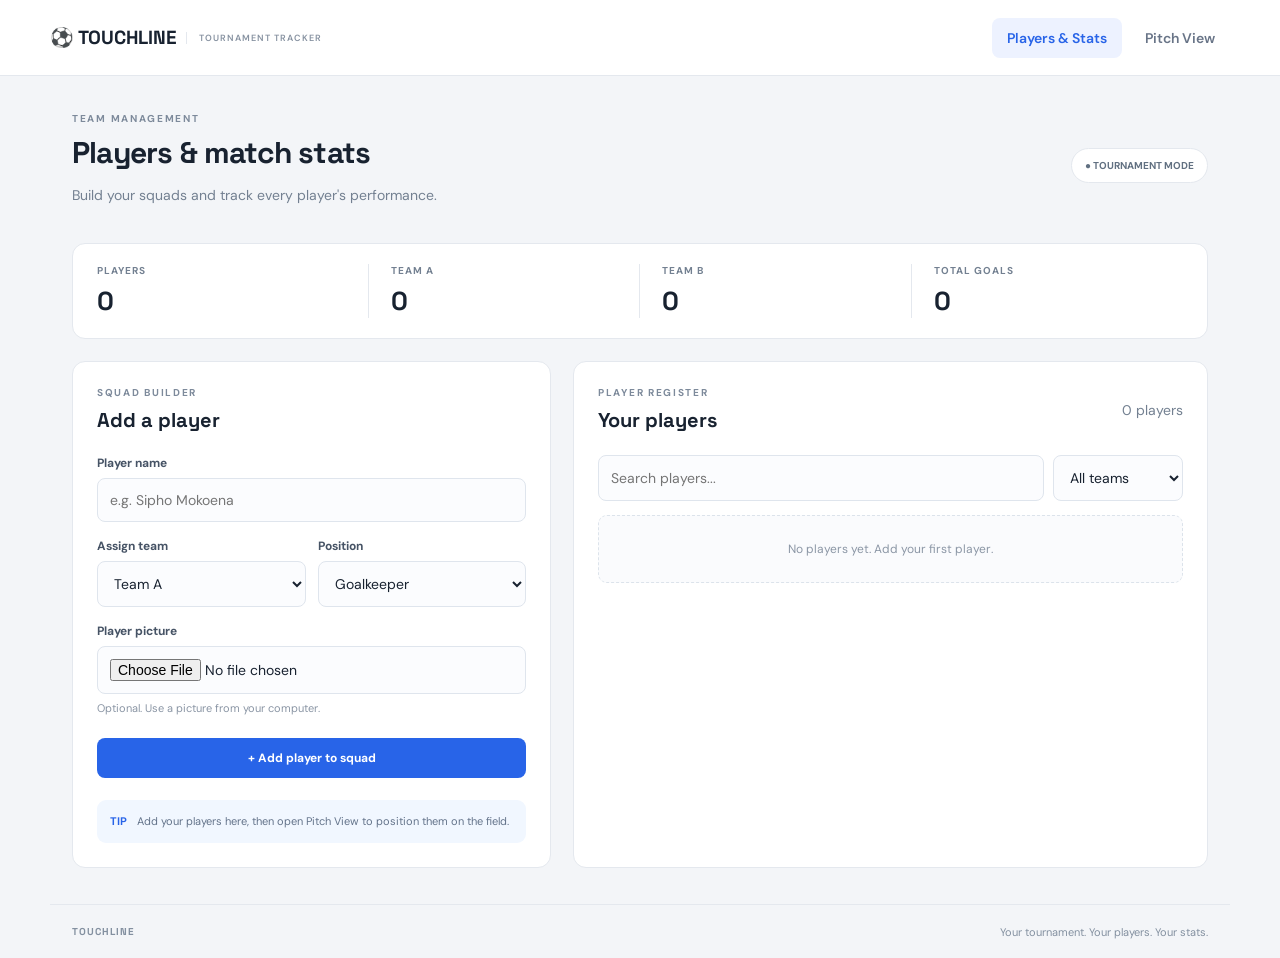
<file: index.html>
<!DOCTYPE html>
<html lang="en">
<head>
    <meta charset="UTF-8">
    <meta name="viewport" content="width=device-width, initial-scale=1.0">
    <title>Touchline | Squad Manager</title>
    <link rel="stylesheet" href="styles.css">
</head>
<body>
<header class="topbar">
    <a class="brand" href="index.html">⚽ TOUCHLINE <small>TOURNAMENT TRACKER</small></a>
    <nav>
        <a class="active" href="index.html">Players & Stats</a>
        <a href="pitch.html">Pitch View</a>
    </nav>
</header>

<main class="container">
    <section class="page-heading">
        <div>
            <p class="eyebrow">TEAM MANAGEMENT</p>
            <h1>Players & match stats</h1>
            <p class="muted">Build your squads and track every player's performance.</p>
        </div>
        <span class="pill">● TOURNAMENT MODE</span>
    </section>

    <section class="stats-strip">
        <div><span>PLAYERS</span><strong id="totalPlayers">0</strong></div>
        <div><span>TEAM A</span><strong id="teamACount">0</strong></div>
        <div><span>TEAM B</span><strong id="teamBCount">0</strong></div>
        <div><span>TOTAL GOALS</span><strong id="totalGoals">0</strong></div>
    </section>

    <div class="two-col">
        <section class="panel">
            <div class="panel-head">
                <div>
                    <p class="eyebrow">SQUAD BUILDER</p>
                    <h2>Add a player</h2>
                </div>
            </div>

            <form id="playerForm">
                <label for="name">Player name</label>
                <input id="name" required maxlength="60"
                       placeholder="e.g. Sipho Mokoena">

                <div class="form-row">
                    <div>
                        <label for="team">Assign team</label>
                        <select id="team">
                            <option value="A">Team A</option>
                            <option value="B">Team B</option>
                        </select>
                    </div>
                    <div>
                        <label for="position">Position</label>
                        <select id="position">
                            <option>Goalkeeper</option>
                            <option>Defender</option>
                            <option>Midfielder</option>
                            <option>Forward</option>
                        </select>
                    </div>
                </div>

                <label for="photo">Player picture</label>
                <input id="photo" type="file" accept="image/*">
                <p class="hint">Optional. Use a picture from your computer.</p>

                <button class="btn primary full" type="submit">
                    + Add player to squad
                </button>
            </form>

            <div class="note">
                <strong>TIP</strong>
                <span>Add your players here, then open Pitch View to position them on the field.</span>
            </div>
        </section>

        <section class="panel">
            <div class="panel-head">
                <div>
                    <p class="eyebrow">PLAYER REGISTER</p>
                    <h2>Your players</h2>
                </div>
                <span class="muted" id="playerCountLabel">0 players</span>
            </div>

            <div class="toolbar">
                <input id="search" placeholder="Search players...">
                <select id="filterTeam">
                    <option value="all">All teams</option>
                    <option value="A">Team A</option>
                    <option value="B">Team B</option>
                </select>
            </div>

            <div id="playerList">
                <div class="empty">No players added yet.</div>
            </div>
        </section>
    </div>
</main>

<footer>TOUCHLINE <span>Your tournament. Your players. Your stats.</span></footer>
<script src="app.js"></script>
</body>
</html>
</file>
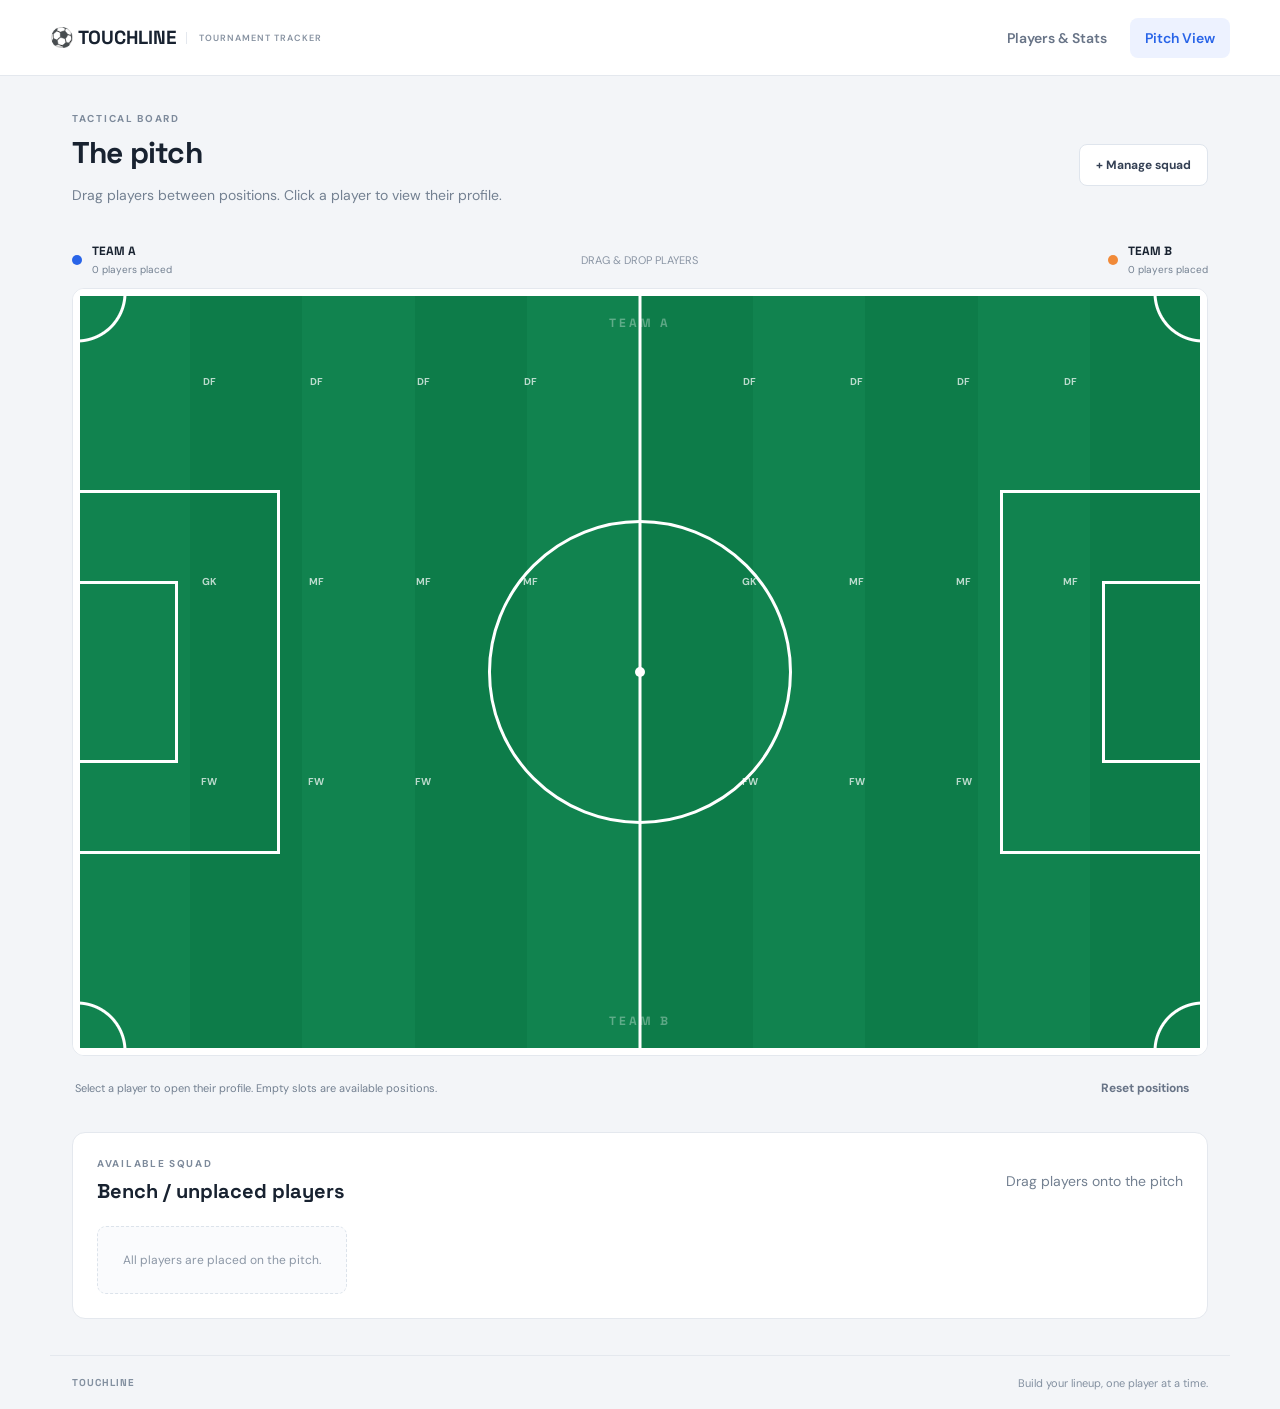
<file: pitch.html>
<!DOCTYPE html>
<html lang="en">
<head>
    <meta charset="UTF-8">
    <meta name="viewport" content="width=device-width, initial-scale=1.0">
    <title>Touchline | Pitch View</title>
    <link rel="stylesheet" href="styles.css">
</head>
<body>
<header class="topbar">
    <a class="brand" href="index.html">⚽ TOUCHLINE <small>TOURNAMENT TRACKER</small></a>
    <nav>
        <a href="index.html">Players & Stats</a>
        <a class="active" href="pitch.html">Pitch View</a>
    </nav>
</header>

<main class="container">
    <section class="page-heading">
        <div>
            <p class="eyebrow">TACTICAL BOARD</p>
            <h1>The pitch</h1>
            <p class="muted">Drag players between positions. Click a player to view their profile.</p>
        </div>
        <a class="btn secondary" href="index.html">+ Manage squad</a>
    </section>

    <div class="team-headers">
        <div>
            <span class="team-dot blue"></span>
            <div><strong>TEAM A</strong><small id="teamASub">0 players placed</small></div>
        </div>
        <div class="pitch-instructions">DRAG & DROP PLAYERS</div>
        <div>
            <span class="team-dot orange"></span>
            <div><strong>TEAM B</strong><small id="teamBSub">0 players placed</small></div>
        </div>
    </div>

    <div class="pitch-wrap">
        <div class="pitch">
            <div class="half-label label-a">TEAM A</div>
            <div class="half-label label-b">TEAM B</div>
            <div class="half-line"></div>
            <div class="center-circle"></div>
            <div class="center-spot"></div>
            <div class="penalty-box box-a"></div>
            <div class="penalty-box box-b"></div>
            <div class="goal-box goal-a"></div>
            <div class="goal-box goal-b"></div>

            <div class="slots" id="slotsA"></div>
            <div class="slots" id="slotsB"></div>
        </div>
    </div>

    <div class="below-pitch">
        <span class="muted">Select a player to open their profile. Empty slots are available positions.</span>
        <button id="resetPositions" class="btn text-btn">Reset positions</button>
    </div>

    <section class="panel bench-panel">
        <div class="panel-head">
            <div>
                <p class="eyebrow">AVAILABLE SQUAD</p>
                <h2>Bench / unplaced players</h2>
            </div>
            <span class="muted">Drag players onto the pitch</span>
        </div>
        <div id="bench" class="bench">
            <div class="empty">Add players on the Players & Stats page to get started.</div>
        </div>
    </section>
</main>

<footer>TOUCHLINE <span>Build your lineup, one player at a time.</span></footer>
<script src="app.js"></script>
</body>
</html>
</file>
<file: styles.css>
@import url('https://fonts.googleapis.com/css2?family=DM+Sans:wght@400;500;600;700&family=Space+Grotesk:wght@500;600;700&display=swap');

:root {
    --bg: #f3f5f8;
    --ink: #182230;
    --muted: #738091;
    --line: #e4e8ee;
    --blue: #2864e8;
    --green: #16835f;
    --orange: #f18a38;
}

* { box-sizing: border-box; }

body {
    margin: 0;
    background: var(--bg);
    color: var(--ink);
    font-family: 'DM Sans', sans-serif;
    font-size: 14px;
}

a { color: inherit; text-decoration: none; }

.topbar {
    min-height: 76px;
    background: #fff;
    border-bottom: 1px solid var(--line);
    display: flex;
    align-items: center;
    justify-content: space-between;
    padding: 12px max(calc((100% - 1180px)/2), 24px);
    gap: 20px;
}

.brand {
    font-family: 'Space Grotesk', sans-serif;
    font-size: 19px;
    font-weight: 700;
    display: flex;
    align-items: center;
    gap: 9px;
}

.brand small {
    font: 600 9px 'DM Sans', sans-serif;
    letter-spacing: 1px;
    color: #8792a1;
    padding-left: 12px;
    border-left: 1px solid var(--line);
}

nav { display: flex; gap: 8px; }

nav a {
    padding: 11px 15px;
    border-radius: 8px;
    color: #687487;
    font-weight: 600;
}

nav a.active, nav a:hover {
    background: #edf2ff;
    color: var(--blue);
}

.container {
    max-width: 1180px;
    margin: 36px auto;
    padding: 0 22px;
}

.page-heading {
    display: flex;
    align-items: center;
    justify-content: space-between;
    gap: 20px;
    margin-bottom: 25px;
}

.eyebrow {
    font-size: 10px;
    letter-spacing: 1.7px;
    font-weight: 700;
    color: #7d8a9b;
    margin: 0 0 8px;
}

h1, h2, h3 { font-family: 'Space Grotesk', sans-serif; }

.page-heading h1 {
    font-size: 30px;
    letter-spacing: -.8px;
    margin: 0 0 8px;
}

h2 { font-size: 20px; margin: 0; }

.muted { color: var(--muted); }

.pill {
    background: #fff;
    border: 1px solid var(--line);
    border-radius: 30px;
    padding: 10px 13px;
    color: #617081;
    font-size: 10px;
    font-weight: 700;
}

.stats-strip {
    display: grid;
    grid-template-columns: repeat(4, 1fr);
    background: #fff;
    border: 1px solid var(--line);
    border-radius: 13px;
    margin-bottom: 22px;
    padding: 20px 24px;
}

.stats-strip > div {
    padding: 0 22px;
    border-right: 1px solid var(--line);
    display: flex;
    flex-direction: column;
    gap: 7px;
}

.stats-strip > div:first-child { padding-left: 0; }
.stats-strip > div:last-child { border: 0; }

.stats-strip span {
    font-size: 10px;
    letter-spacing: 1px;
    font-weight: 700;
    color: var(--muted);
}

.stats-strip strong {
    font: 700 26px 'Space Grotesk', sans-serif;
}

.two-col {
    display: grid;
    grid-template-columns: .86fr 1.14fr;
    gap: 22px;
}

.panel {
    background: #fff;
    border: 1px solid var(--line);
    border-radius: 13px;
    padding: 24px;
    min-width: 0;
}

.panel-head {
    display: flex;
    justify-content: space-between;
    align-items: center;
    margin-bottom: 22px;
}

label {
    display: block;
    font-size: 12px;
    font-weight: 700;
    margin: 16px 0 7px;
    color: #465365;
}

input, select {
    font: inherit;
    color: var(--ink);
    background: #fbfcfe;
    border: 1px solid #dfe5ed;
    border-radius: 8px;
    padding: 12px;
    width: 100%;
    outline: none;
}

input:focus, select:focus {
    border-color: #8aa9f8;
    box-shadow: 0 0 0 3px #edf2ff;
}

.form-row {
    display: grid;
    grid-template-columns: 1fr 1fr;
    gap: 12px;
}

.hint {
    font-size: 11px;
    color: #8a95a4;
    margin: 7px 0 18px;
}

.btn {
    border: 0;
    border-radius: 8px;
    padding: 12px 16px;
    font: 700 12px 'DM Sans', sans-serif;
    cursor: pointer;
    display: inline-flex;
    align-items: center;
    justify-content: center;
    gap: 7px;
}

.primary { background: var(--blue); color: #fff; }
.primary:hover { background: #1c50c8; }
.secondary { background: #fff; border: 1px solid #dfe5ed; color: #344054; }
.full { width: 100%; margin-top: 5px; }

.note {
    margin-top: 22px;
    border-radius: 9px;
    background: #f1f7ff;
    padding: 13px;
    display: flex;
    gap: 10px;
    line-height: 1.5;
    font-size: 11px;
    color: #63738a;
}

.note strong { color: var(--blue); }

.toolbar {
    display: flex;
    gap: 9px;
    margin-bottom: 14px;
}

.toolbar input { flex: 1; min-width: 0; }
.toolbar select { width: 130px; }

#playerList {
    display: flex;
    flex-direction: column;
    gap: 10px;
    max-height: 475px;
    overflow: auto;
}

.player-row {
    display: flex;
    align-items: center;
    gap: 12px;
    border: 1px solid #e8ecf1;
    border-radius: 10px;
    padding: 10px;
    margin-bottom: 8px;
}

.avatar {
    width: 44px;
    height: 44px;
    border-radius: 10px;
    background: #e9eef7;
    object-fit: cover;
    display: flex;
    align-items: center;
    justify-content: center;
    font-weight: 700;
    color: #63728a;
    flex-shrink: 0;
}

.player-row-main { flex: 1; min-width: 0; }
.player-row-main strong { display: block; overflow-wrap: anywhere; font-size: 13px; }
.player-row-main small { display: block; color: var(--muted); margin-top: 4px; }

.team-tag {
    font-size: 10px;
    font-weight: 700;
    border-radius: 5px;
    padding: 5px 7px;
    white-space: nowrap;
}

.team-tag.a { background: #eaf0ff; color: #2864e8; }
.team-tag.b { background: #fff0e4; color: #c56b20; }

.icon-btn {
    border: 0;
    background: transparent;
    color: #8994a3;
    cursor: pointer;
    font-size: 18px;
    padding: 5px;
}

.empty {
    padding: 25px;
    text-align: center;
    color: #8b96a5;
    background: #fafbfd;
    border: 1px dashed #dce3eb;
    border-radius: 9px;
    font-size: 12px;
}

.team-headers {
    display: grid;
    grid-template-columns: 1fr 1fr 1fr;
    align-items: center;
    margin-bottom: 12px;
}

.team-headers > div { display: flex; align-items: center; gap: 10px; }
.team-headers > div:last-child { justify-content: flex-end; }
.team-headers strong { font: 700 12px 'Space Grotesk'; display: block; }
.team-headers small { display: block; color: var(--muted); font-size: 10px; margin-top: 4px; }
.team-dot { width: 10px; height: 10px; border-radius: 50%; }
.team-dot.blue { background: var(--blue); }
.team-dot.orange { background: var(--orange); }
.pitch-instructions { justify-content: center; color: #8a95a4; font-size: 11px; }

.pitch-wrap {
    padding: 12px;
    background: #fff;
    border: 1px solid var(--line);
    border-radius: 14px;
}

.pitch {
    height: 620px;
    position: relative;
    overflow: hidden;
    border: 2px solid #fff;
    border-radius: 7px;
    background: repeating-linear-gradient(
        90deg, #21845b 0, #21845b 10%,
        #247d57 10%, #247d57 20%
    );
}

.pitch::before {
    content: "";
    position: absolute;
    inset: 12px;
    border: 2px solid #ffffffb3;
    pointer-events: none;
}

.half-line {
    position: absolute;
    top: 50%;
    left: 12px;
    right: 12px;
    border-top: 2px solid #ffffffb3;
}

.center-circle {
    position: absolute;
    width: 115px;
    height: 115px;
    border: 2px solid #ffffffb3;
    border-radius: 50%;
    top: calc(50% - 57px);
    left: calc(50% - 57px);
}

.center-spot {
    position: absolute;
    width: 7px;
    height: 7px;
    background: white;
    border-radius: 50%;
    top: calc(50% - 3px);
    left: calc(50% - 3px);
}

.penalty-box {
    position: absolute;
    width: 35%;
    height: 14%;
    left: 32.5%;
    border: 2px solid #ffffffb3;
}

.box-a { top: 12px; border-top: 0; }
.box-b { bottom: 12px; border-bottom: 0; }

.goal-box {
    position: absolute;
    width: 17%;
    height: 6%;
    left: 41.5%;
    border: 2px solid #ffffffb3;
}

.goal-a { top: 12px; border-top: 0; }
.goal-b { bottom: 12px; border-bottom: 0; }

.half-label {
    position: absolute;
    color: #ffffff55;
    font: 700 12px 'Space Grotesk';
    letter-spacing: 3px;
    left: 50%;
    transform: translateX(-50%);
}

.label-a { top: 22px; }
.label-b { bottom: 22px; }

.slots {
    position: absolute;
    left: 0;
    right: 0;
    height: 50%;
    display: grid;
    grid-template-columns: repeat(11, minmax(0, 1fr));
    align-items: center;
    padding: 42px 23px 34px;
    gap: 3px;
}

#slotsA { top: 0; }
#slotsB { bottom: 0; }

.slot {
    height: 100%;
    min-width: 0;
    display: flex;
    flex-direction: column;
    align-items: center;
    justify-content: space-around;
    gap: 4px;
    border-radius: 8px;
    position: relative;
}

.slot.drop-target { background: #ffffff2b; outline: 1px dashed white; }
.slot-num { color: #ffffffa6; font-size: 9px; font-weight: 700; }

.pitch-player {
    width: clamp(30px, 4.2vw, 51px);
    display: flex;
    flex-direction: column;
    align-items: center;
    gap: 4px;
    cursor: grab;
    z-index: 2;
}

.pitch-player img, .pitch-avatar {
    width: clamp(30px, 4vw, 48px);
    height: clamp(30px, 4vw, 48px);
    border-radius: 50%;
    object-fit: cover;
    border: 2px solid white;
    box-shadow: 0 2px 8px #103e2b55;
    background: #e9eef7;
    color: #304056;
    display: flex;
    align-items: center;
    justify-content: center;
    font-size: 12px;
    font-weight: 700;
}

.pitch-player.team-a img, .pitch-player.team-a .pitch-avatar {
    outline: 2px solid var(--blue);
}

.pitch-player.team-b img, .pitch-player.team-b .pitch-avatar {
    outline: 2px solid var(--orange);
}

.pitch-name {
    max-width: 72px;
    padding: 3px 5px;
    border-radius: 4px;
    background: white;
    color: #293342;
    font-size: 9px;
    font-weight: 700;
    text-align: center;
    overflow: hidden;
    text-overflow: ellipsis;
    white-space: nowrap;
    box-shadow: 0 2px 5px #153d2b33;
}

.pitch-player.dragging { opacity: .35; }

.below-pitch {
    display: flex;
    justify-content: space-between;
    align-items: center;
    gap: 12px;
    padding: 12px 3px 24px;
    font-size: 11px;
}

.text-btn { background: transparent; color: #687487; }

.bench-panel { margin-bottom: 20px; }
.bench { display: flex; flex-wrap: wrap; gap: 10px; min-height: 50px; }

.bench .pitch-player {
    width: 90px;
    background: #f8fafc;
    border: 1px solid var(--line);
    border-radius: 9px;
    padding: 10px;
}

.bench .pitch-player img, .bench .pitch-player .pitch-avatar {
    width: 42px;
    height: 42px;
}

.bench .pitch-name { max-width: 85px; background: transparent; box-shadow: none; font-size: 10px; }

.back-row {
    display: flex;
    justify-content: space-between;
    margin-bottom: 25px;
    color: var(--blue);
    font-weight: 700;
    font-size: 12px;
}

.profile-hero {
    background: #17263b;
    border-radius: 16px;
    overflow: hidden;
    color: white;
    display: grid;
    grid-template-columns: 250px 1fr;
    min-height: 260px;
    margin-bottom: 20px;
}

.profile-photo {
    background: #263b55;
    display: flex;
    align-items: center;
    justify-content: center;
    min-height: 260px;
}

.profile-photo img {
    width: 180px;
    height: 180px;
    border-radius: 50%;
    object-fit: cover;
    border: 5px solid #ffffff24;
}

.profile-initial {
    width: 180px;
    height: 180px;
    border-radius: 50%;
    background: #e7edf7;
    color: #34435a;
    display: flex;
    align-items: center;
    justify-content: center;
    font: 700 55px 'Space Grotesk';
}

.profile-info { padding: 35px; align-self: center; }
.profile-info .eyebrow { color: #9db3cf; }
.profile-info h1 { font-size: 34px; margin: 0 0 10px; overflow-wrap: anywhere; }
.profile-meta { display: flex; gap: 9px; align-items: center; flex-wrap: wrap; }
.profile-summary { color: #b7c5d6; margin-top: 20px; font-size: 12px; }

.metric-grid {
    display: grid;
    grid-template-columns: repeat(4, 1fr);
    gap: 14px;
    margin-bottom: 20px;
}

.metric {
    background: white;
    border: 1px solid var(--line);
    border-radius: 12px;
    padding: 20px;
    min-width: 0;
}

.metric span {
    display: block;
    color: var(--muted);
    font-size: 10px;
    font-weight: 700;
    letter-spacing: 1px;
}

.metric strong {
    display: block;
    font: 700 29px 'Space Grotesk';
    margin-top: 10px;
    overflow-wrap: anywhere;
}

.metric em { font-style: normal; font-size: 11px; color: #8793a2; }

.stats-edit { display: grid; grid-template-columns: 1fr 1fr; gap: 22px; }

.rating-row {
    display: flex;
    align-items: center;
    gap: 14px;
    margin: 15px 0;
}

.rating-row input { flex: 1; padding: 0; accent-color: var(--blue); }

.rating-value {
    font: 700 20px 'Space Grotesk';
    min-width: 40px;
    text-align: right;
}

.profile-actions { display: flex; gap: 10px; margin-top: 18px; flex-wrap: wrap; }

footer {
    max-width: 1180px;
    margin: 35px auto 0;
    padding: 20px 22px;
    border-top: 1px solid var(--line);
    font: 700 10px 'Space Grotesk';
    letter-spacing: 1px;
    color: #8390a0;
}

footer span {
    float: right;
    font: 400 11px 'DM Sans';
    letter-spacing: 0;
}

@media (max-width: 800px) {
    .topbar { padding: 15px; flex-wrap: wrap; }
    .brand { font-size: 16px; }
    .brand small { display: none; }
    nav a { padding: 10px; font-size: 12px; }
    .container { margin: 24px auto; padding: 0 14px; }
    .two-col { grid-template-columns: 1fr; }
    .stats-strip { padding: 15px 8px; }
    .stats-strip > div { padding: 0 10px; }
    .stats-strip strong { font-size: 22px; }
    .page-heading h1 { font-size: 25px; }
    .pitch { height: 500px; }
    .slots { padding-left: 12px; padding-right: 12px; gap: 0; }
    .pitch-name { font-size: 7px; max-width: 50px; padding: 3px 2px; }
    .pitch-player img, .pitch-avatar { width: clamp(24px, 5vw, 36px); height: clamp(24px, 5vw, 36px); }
    .profile-hero { grid-template-columns: 1fr; }
    .profile-photo { min-height: 180px; padding: 20px; }
    .profile-photo img, .profile-initial { width: 130px; height: 130px; }
    .profile-info { padding: 24px; }
    .metric-grid { grid-template-columns: repeat(2, 1fr); }
    .stats-edit { grid-template-columns: 1fr; }
    .team-headers { grid-template-columns: 1fr 1fr; }
    .pitch-instructions { display: none; }
    .team-headers > div:last-child { grid-column: 2; }
}

@media (max-width: 460px) {
    .form-row { grid-template-columns: 1fr; }
    .page-heading { align-items: flex-start; }
    .pill { display: none; }
    .pitch { height: 430px; }
    .slots { padding-left: 8px; padding-right: 8px; }
    .pitch-name { max-width: 37px; font-size: 6px; }
    .pitch-player img, .pitch-avatar { width: 23px; height: 23px; }
    .slot-num { font-size: 7px; }
    .toolbar { flex-direction: column; }
    .toolbar select { width: 100%; }
    .profile-info h1 { font-size: 27px; }
    .stats-strip span { font-size: 8px; }
    footer span { float: none; display: block; margin-top: 8px; }
}


/* ==========================================
   TOUCHLINE - HORIZONTAL FOOTBALL PITCH
   Team A = Blue | Team B = Red
   ========================================== */

.pitch-wrap {
    padding: 0;
    overflow: hidden;
    background: #fff;
    border-radius: 12px;
}

.pitch {
    position: relative;
    width: 100%;
    height: auto;
    aspect-ratio: 1.48 / 1;
    min-height: 430px;
    overflow: hidden;
    border: 4px solid white;
    border-radius: 0;
    background: repeating-linear-gradient(
        90deg,
        #11834f 0%,
        #11834f 10%,
        #0d7c49 10%,
        #0d7c49 20%
    );
}

/* Outer boundary */
.pitch::before {
    content: "";
    position: absolute;
    inset: 0;
    border: 3px solid white;
    pointer-events: none;
    z-index: 1;
}

/* Halfway line */
.half-line {
    position: absolute;
    top: 0;
    bottom: 0;
    left: 50%;
    right: auto;
    width: 0;
    border-top: 0;
    border-left: 3px solid white;
    transform: translateX(-50%);
    z-index: 1;
}

/* Centre circle */
.center-circle {
    position: absolute;
    width: 27%;
    height: auto;
    aspect-ratio: 1;
    top: 50%;
    left: 50%;
    border: 3px solid white;
    border-radius: 50%;
    transform: translate(-50%, -50%);
    z-index: 1;
}

.center-spot {
    position: absolute;
    top: 50%;
    left: 50%;
    width: 10px;
    height: 10px;
    background: white;
    border-radius: 50%;
    transform: translate(-50%, -50%);
    z-index: 2;
}

/* Penalty areas on the left and right ends */
.penalty-box {
    position: absolute;
    width: 18%;
    height: 48%;
    top: 26%;
    left: 0;
    border: 3px solid white;
    z-index: 1;
}

.box-a {
    left: 0;
    top: 26%;
    bottom: auto;
    border-left: 0;
    border-top: 3px solid white;
    border-bottom: 3px solid white;
}

.box-b {
    left: auto;
    right: 0;
    top: 26%;
    bottom: auto;
    border-right: 0;
    border-top: 3px solid white;
    border-bottom: 3px solid white;
}

/* Goal areas */
.goal-box {
    position: absolute;
    width: 9%;
    height: 24%;
    top: 38%;
    left: 0;
    border: 3px solid white;
    z-index: 1;
}

.goal-a {
    left: 0;
    right: auto;
    top: 38%;
    bottom: auto;
    border-left: 0;
}

.goal-b {
    left: auto;
    right: 0;
    top: 38%;
    bottom: auto;
    border-right: 0;
}

/* Corner arcs */
.pitch {
    background-image:
        radial-gradient(circle at 0% 0%, transparent 0 46px, white 47px 49px, transparent 50px),
        radial-gradient(circle at 100% 0%, transparent 0 46px, white 47px 49px, transparent 50px),
        radial-gradient(circle at 0% 100%, transparent 0 46px, white 47px 49px, transparent 50px),
        radial-gradient(circle at 100% 100%, transparent 0 46px, white 47px 49px, transparent 50px),
        repeating-linear-gradient(90deg, #11834f 0%, #11834f 10%, #0d7c49 10%, #0d7c49 20%);
}

/* Left team uses the left half */
#slotsA {
    position: absolute;
    top: 0;
    bottom: 0;
    left: 0;
    right: auto;
    width: 50%;
    height: 100%;
    padding: 7% 5% 7% 7%;
    display: grid;
    grid-template-columns: repeat(4, minmax(0, 1fr));
    grid-template-rows: repeat(3, minmax(0, 1fr));
    gap: 0;
    align-items: center;
    z-index: 3;
}

/* Right team uses the right half */
#slotsB {
    position: absolute;
    top: 0;
    bottom: 0;
    left: 50%;
    right: auto;
    width: 50%;
    height: 100%;
    padding: 7% 7% 7% 5%;
    display: grid;
    grid-template-columns: repeat(4, minmax(0, 1fr));
    grid-template-rows: repeat(3, minmax(0, 1fr));
    gap: 0;
    align-items: center;
    z-index: 3;
}

/* The positions are distributed across each half */
.slot {
    position: relative;
    min-width: 0;
    min-height: 0;
    width: 100%;
    height: 100%;
    display: flex;
    align-items: center;
    justify-content: center;
    flex-direction: column;
    gap: 4px;
    border-radius: 8px;
    padding: 2px;
}

.slot.drop-target {
    background: #ffffff25;
    outline: 2px dashed white;
}

.slot-num {
    position: absolute;
    top: 3px;
    color: #ffffffb8;
    font-size: clamp(7px, .8vw, 10px);
    font-weight: 700;
}

/* Circular player portraits */
.pitch-player {
    position: relative;
    width: 100%;
    max-width: 64px;
    min-width: 0;
    display: flex;
    flex-direction: column;
    align-items: center;
    justify-content: center;
    gap: 5px;
    cursor: grab;
    z-index: 4;
}

.pitch-player img,
.pitch-player .pitch-avatar {
    width: clamp(30px, 4.2vw, 52px);
    height: clamp(30px, 4.2vw, 52px);
    flex-shrink: 0;
    border-radius: 50%;
    object-fit: cover;
    display: flex;
    align-items: center;
    justify-content: center;
    background: #e9eef7;
    color: #233247;
    font-size: 13px;
    font-weight: 700;
    border: 3px solid white;
    box-shadow: 0 2px 8px #0004;
}

/* Blue ring for Team A */
.pitch-player.team-a img,
.pitch-player.team-a .pitch-avatar {
    border-color: #1557e8;
    outline: 2px solid #0c367d;
}

/* Red ring for Team B */
.pitch-player.team-b img,
.pitch-player.team-b .pitch-avatar {
    border-color: #ed2929;
    outline: 2px solid #961616;
}

/* Names under each circular player */
.pitch-name {
    display: block;
    max-width: 76px;
    width: max-content;
    padding: 3px 5px;
    border-radius: 4px;
    background: #ffffffed;
    color: #182230;
    font-size: clamp(7px, .8vw, 10px);
    line-height: 1.2;
    font-weight: 700;
    text-align: center;
    white-space: normal;
    overflow-wrap: anywhere;
    box-shadow: 0 1px 4px #0002;
}

/* Make the player markers easy to grab */
.pitch-player:active {
    cursor: grabbing;
}

.pitch-player.dragging {
    opacity: .4;
}

/* Bench portraits */
.bench .pitch-player {
    width: 90px;
    max-width: 90px;
    background: #f8fafc;
    border: 1px solid #e4e8ee;
    border-radius: 9px;
    padding: 10px;
}

.bench .pitch-player img,
.bench .pitch-player .pitch-avatar {
    width: 42px;
    height: 42px;
}

.bench .pitch-name {
    max-width: 85px;
    background: transparent;
    box-shadow: none;
    font-size: 10px;
}

/* Smaller screens */
@media (max-width: 650px) {
    .pitch {
        aspect-ratio: 1 / 1.15;
        min-height: 0;
    }

    #slotsA,
    #slotsB {
        grid-template-columns: repeat(3, minmax(0, 1fr));
        grid-template-rows: repeat(4, minmax(0, 1fr));
        padding: 6% 3%;
    }

    .pitch-player {
        max-width: 58px;
    }

    .pitch-player img,
    .pitch-player .pitch-avatar {
        width: clamp(25px, 6vw, 39px);
        height: clamp(25px, 6vw, 39px);
    }

    .pitch-name {
        max-width: 65px;
        font-size: 8px;
    }

    .slot-num {
        font-size: 7px;
    }

    .center-circle {
        width: 22%;
    }

    .penalty-box {
        width: 18%;
    }

    .goal-box {
        width: 9%;
    }
}
</file>
